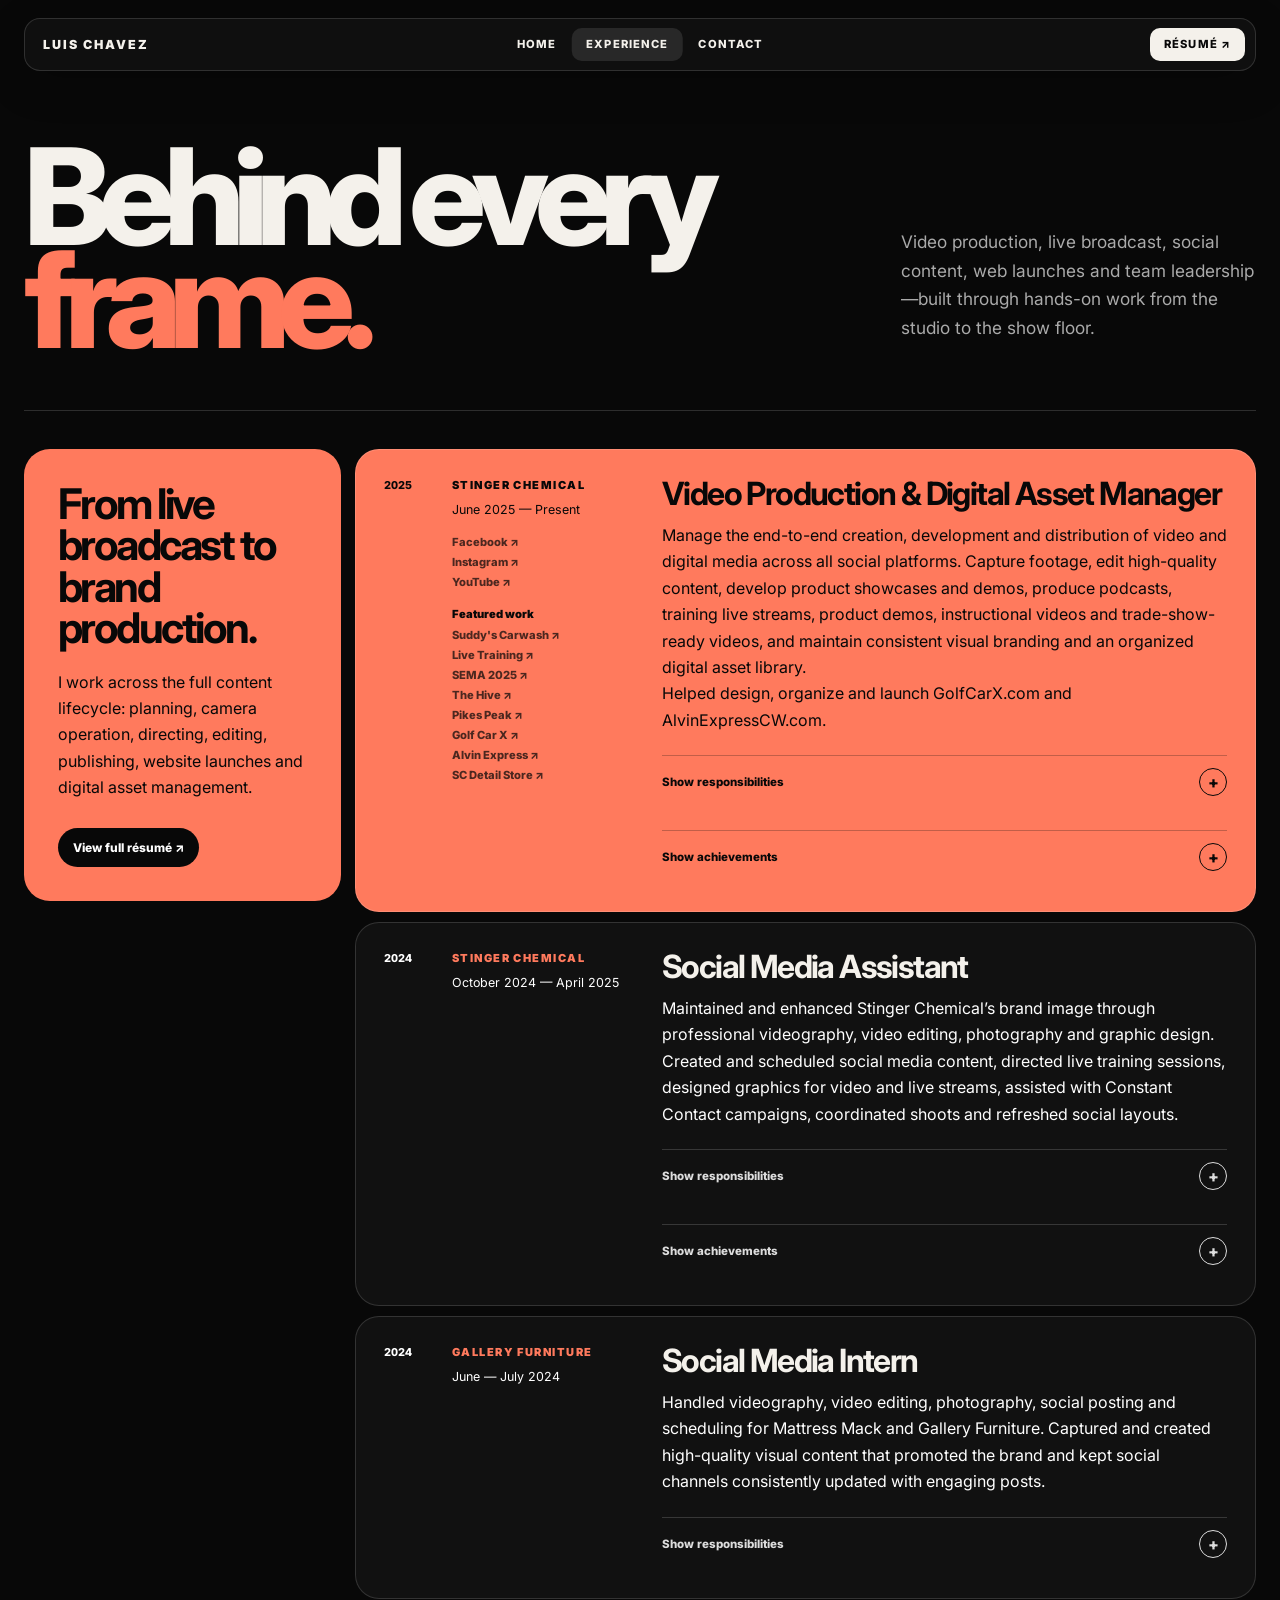
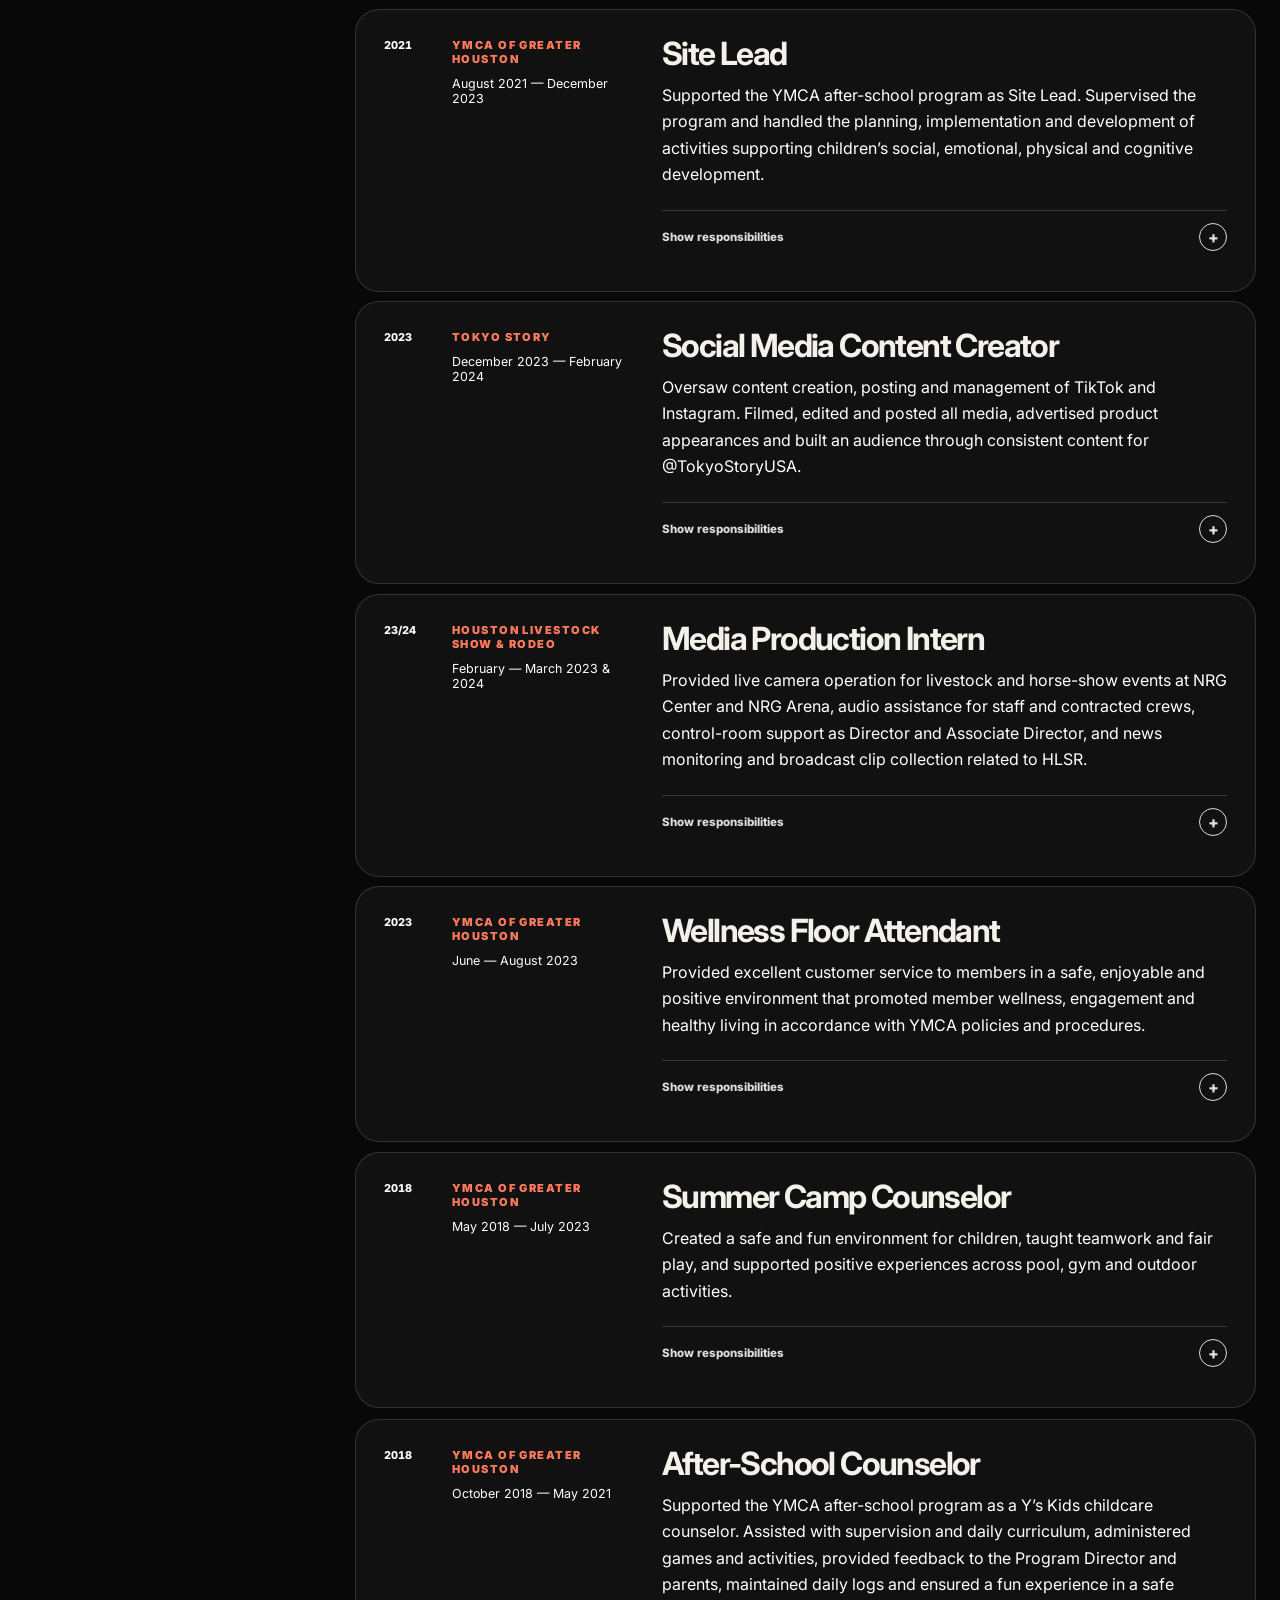
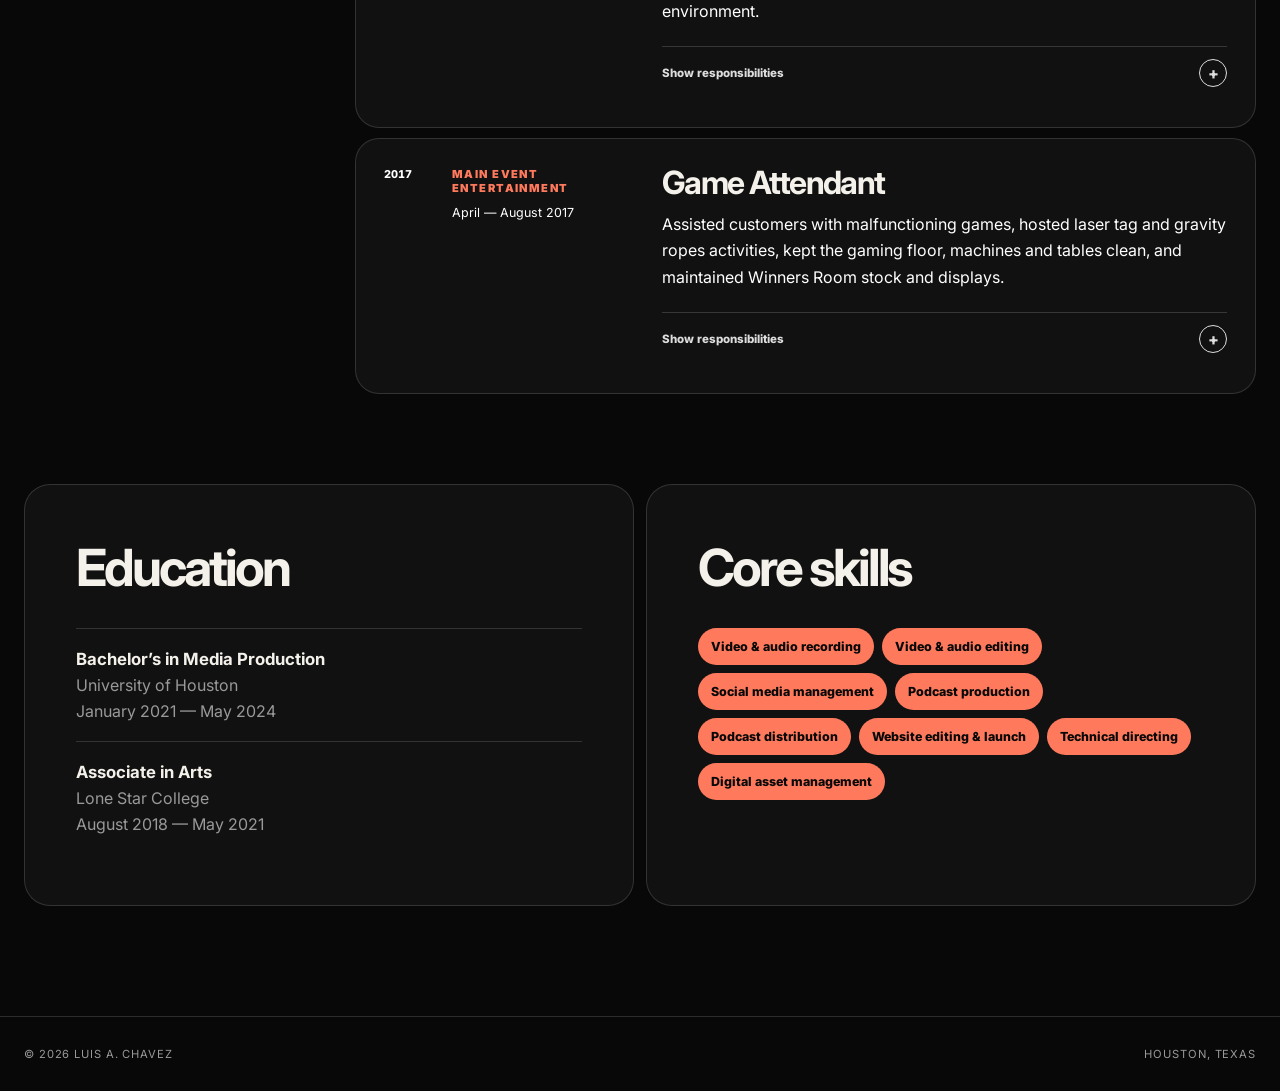
<file: experience.html>
<!doctype html>
<html lang="en">

<head>
  <!-- ============================================
       META / SEO
       ============================================ -->
  <meta charset="utf-8">
  <meta name="viewport" content="width=device-width,initial-scale=1">
  <meta name="description" content="Professional experience of Houston media production specialist Luis Chavez.">
  <title>Experience — Luis Chavez</title>

  <!-- ============================================
       FONTS (Google Fonts: Inter)
       ============================================ -->
  <link rel="preconnect" href="https://fonts.googleapis.com">
  <link rel="preconnect" href="https://fonts.gstatic.com" crossorigin>
  <link href="https://fonts.googleapis.com/css2?family=Inter:wght@400;600;800;900&display=swap" rel="stylesheet">

  <!-- ============================================
       STYLESHEET
       ============================================ -->
  <link rel="stylesheet" href="styles.css">
</head>

<body>

  <!-- ============================================
       SITE HEADER / NAVIGATION
       ============================================ -->
  <header class="site-header">
    <nav class="nav-shell" aria-label="Primary navigation">

      <!-- Brand / logo -->
      <a class="brand" href="index.html">Luis Chavez</a>

      <!-- Center nav links -->
      <div class="nav-links nav-center">
        <a class="nav-link" href="index.html">Home</a>
        <a class="nav-link active" href="experience.html">Experience</a>
        <button class="contact-trigger" type="button">Contact</button>
      </div>

      <!-- Résumé button -->
      <a class="resume-link" href="assets/Luis-Chavez-Resume.pdf" target="_blank">Résumé ↗</a>

    </nav>
  </header>


  <main class="experience-page">

    <!-- ============================================
         EXPERIENCE HERO
         ============================================ -->
    <section class="experience-hero">
      <h1>Behind every<br><em>frame.</em></h1>
      <p>
        Video production, live broadcast, social content, web launches and team leadership—built
        through hands-on work from the studio to the show floor.
      </p>
    </section>


    <!-- ============================================
         CAREER LAYOUT: summary (left) + job list (right)
         ============================================ -->
    <section class="career-layout">

      <!-- Career summary sidebar -->
      <aside class="career-summary">
        <h2>From live broadcast to brand production.</h2>
        <p>
          I work across the full content lifecycle: planning, camera operation, directing, editing,
          publishing, website launches and digital asset management.
        </p>
        <a href="assets/Luis-Chavez-Resume.pdf" target="_blank">View full résumé ↗</a>
      </aside>

      <!-- Job list -->
      <div class="experience-list" aria-label="Professional experience">

        <!-- ------------------------------------------
             JOB: Stinger Chemical — Video Production & Digital Asset Manager (featured)
             ------------------------------------------ -->
        <article class="role featured-role">
          <span class="role-number">2025</span>

          <!-- Left column: company, dates, links -->
          <div class="role-meta">
            <span class="role-company">Stinger Chemical</span>
            <span class="role-date">June 2025 — Present</span>

            <!-- Company social links -->
            <div class="company-links">
              <a href="https://www.facebook.com/StingerChemicals/" target="_blank" rel="noopener">Facebook ↗</a>
              <a href="https://www.instagram.com/stingerchemicals" target="_blank" rel="noopener">Instagram ↗</a>
              <a href="https://www.youtube.com/@stingerchemical" target="_blank" rel="noopener">YouTube ↗</a>
            </div>

            <!-- Featured work links -->
            <div class="role-work-links">
              <span>Featured work</span>
              <a href="https://suddyscarwash.com/" target="_blank" rel="noopener">Suddy's Carwash ↗</a>
              <a href="https://www.youtube.com/@stingerchemical/streams" target="_blank" rel="noopener">Live Training ↗</a>
              <a href="https://www.youtube.com/live/Hy9Nc084BDc?si=Mvj7WKtp6MxL7tVA" target="_blank" rel="noopener">SEMA 2025 ↗</a>
              <a href="https://youtube.com/playlist?list=PLmn5A3rLXNUBpi6mNTQ6FqtA9tXo6eHY5&amp;si=DA62KOtz_3HTT7ke" target="_blank" rel="noopener">The Hive ↗</a>
              <a href="https://youtu.be/uBp9tTCdJpw?si=ZR0ub0nMTmma9aj3" target="_blank" rel="noopener">Pikes Peak ↗</a>
              <a href="https://www.golfcarx.com/" target="_blank" rel="noopener">Golf Car X ↗</a>
              <a href="https://alvinexpresscw.com/" target="_blank" rel="noopener">Alvin Express ↗</a>
              <a href="https://www.instagram.com/scdetailstore" target="_blank" rel="noopener">SC Detail Store ↗</a>
            </div>
          </div>

          <!-- Right column: title, description, highlights -->
          <div class="role-content">
            <h2>Video Production &amp; Digital Asset Manager</h2>

            <p>
              Manage the end-to-end creation, development and distribution of video and digital media
              across all social platforms. Capture footage, edit high-quality content, develop product
              showcases and demos, produce podcasts, training live streams, product demos,
              instructional videos and trade-show-ready videos, and maintain consistent visual
              branding and an organized digital asset library.
            </p>

            <p>Helped design, organize and launch GolfCarX.com and AlvinExpressCW.com.</p>

            <!-- Responsibilities -->
            <ul class="role-highlights" data-label="responsibilities">
              <li>Supportive Script Editor</li>
              <li>Content Manager/Creator</li>
              <li>Digital Asset Manager</li>
              <li>Media Training as Needed</li>
            </ul>

            <!-- Achievements -->
            <ul class="role-highlights" data-label="achievements">
              <li>Organized All Video Assets</li>
              <li>Maintained Audience Retention and Growth</li>
              <li>SEMA 2025</li>
              <li>Edited and Released the Pikes Peak Documentary</li>
              <li>Launched the Golf Car X Website</li>
              <li>Launched the <a href="https://www.instagram.com/scdetailstore" target="_blank" rel="noopener">SC Detail Store Instagram page ↗</a></li>
              <li>Built a Fully Featured Podcast Studio</li>
              <li>Gained Monetization on Instagram</li>
            </ul>
          </div>
        </article>


        <!-- ------------------------------------------
             JOB: Stinger Chemical — Social Media Assistant
             ------------------------------------------ -->
        <article class="role">
          <span class="role-number">2024</span>

          <div class="role-meta">
            <span class="role-company">Stinger Chemical</span>
            <span class="role-date">October 2024 — April 2025</span>
          </div>

          <div class="role-content">
            <h2>Social Media Assistant</h2>

            <p>
              Maintained and enhanced Stinger Chemical’s brand image through professional videography,
              video editing, photography and graphic design. Created and scheduled social media
              content, directed live training sessions, designed graphics for video and live streams,
              assisted with Constant Contact campaigns, coordinated shoots and refreshed social
              layouts.
            </p>

            <ul class="role-highlights" data-label="responsibilities">
              <li>Technical Director</li>
              <li>Script Writer</li>
              <li>Content Manager/Creator</li>
            </ul>

            <ul class="role-highlights" data-label="achievements">
              <li>SEMA 2024</li>
              <li>Launched The Hive podcast</li>
              <li>Launched Live Training</li>
              <li>Established a uniform social footprint</li>
              <li>Consolidated social platforms</li>
            </ul>
          </div>
        </article>


        <!-- ------------------------------------------
             JOB: Gallery Furniture — Social Media Intern
             ------------------------------------------ -->
        <article class="role">
          <span class="role-number">2024</span>

          <div class="role-meta">
            <span class="role-company">Gallery Furniture</span>
            <span class="role-date">June — July 2024</span>
          </div>

          <div class="role-content">
            <h2>Social Media Intern</h2>

            <p>
              Handled videography, video editing, photography, social posting and scheduling for
              Mattress Mack and Gallery Furniture. Captured and created high-quality visual content
              that promoted the brand and kept social channels consistently updated with engaging
              posts.
            </p>

            <ul class="role-highlights">
              <li>Videography</li>
              <li>Video Editing</li>
              <li>Photography</li>
              <li>Social Posting</li>
              <li>Content Scheduling</li>
            </ul>
          </div>
        </article>


        <!-- ------------------------------------------
             JOB: YMCA of Greater Houston — Site Lead
             ------------------------------------------ -->
        <article class="role">
          <span class="role-number">2021</span>

          <div class="role-meta">
            <span class="role-company">YMCA of Greater Houston</span>
            <span class="role-date">August 2021 — December 2023</span>
          </div>

          <div class="role-content">
            <h2>Site Lead</h2>

            <p>
              Supported the YMCA after-school program as Site Lead. Supervised the program and handled
              the planning, implementation and development of activities supporting children’s social,
              emotional, physical and cognitive development.
            </p>

            <ul class="role-highlights">
              <li>Program Supervision</li>
              <li>Activity Planning</li>
              <li>Program Implementation</li>
              <li>Child Development Support</li>
            </ul>
          </div>
        </article>


        <!-- ------------------------------------------
             JOB: Tokyo Story — Social Media Content Creator
             ------------------------------------------ -->
        <article class="role">
          <span class="role-number">2023</span>

          <div class="role-meta">
            <span class="role-company">Tokyo Story</span>
            <span class="role-date">December 2023 — February 2024</span>
          </div>

          <div class="role-content">
            <h2>Social Media Content Creator</h2>

            <p>
              Oversaw content creation, posting and management of TikTok and Instagram. Filmed, edited
              and posted all media, advertised product appearances and built an audience through
              consistent content for @TokyoStoryUSA.
            </p>

            <ul class="role-highlights">
              <li>Content Creation</li>
              <li>Filming &amp; Editing</li>
              <li>TikTok Management</li>
              <li>Instagram Management</li>
              <li>Product Promotion</li>
            </ul>
          </div>
        </article>


        <!-- ------------------------------------------
             JOB: Houston Livestock Show & Rodeo — Media Production Intern
             ------------------------------------------ -->
        <article class="role">
          <span class="role-number">23/24</span>

          <div class="role-meta">
            <span class="role-company">Houston Livestock Show &amp; Rodeo</span>
            <span class="role-date">February — March 2023 &amp; 2024</span>
          </div>

          <div class="role-content">
            <h2>Media Production Intern</h2>

            <p>
              Provided live camera operation for livestock and horse-show events at NRG Center and NRG
              Arena, audio assistance for staff and contracted crews, control-room support as Director
              and Associate Director, and news monitoring and broadcast clip collection related to
              HLSR.
            </p>

            <ul class="role-highlights">
              <li>Live Camera Operation</li>
              <li>Audio Assistance</li>
              <li>Director</li>
              <li>Associate Director</li>
              <li>News Monitoring</li>
              <li>Broadcast Clip Collection</li>
            </ul>
          </div>
        </article>


        <!-- ------------------------------------------
             JOB: YMCA of Greater Houston — Wellness Floor Attendant
             ------------------------------------------ -->
        <article class="role">
          <span class="role-number">2023</span>

          <div class="role-meta">
            <span class="role-company">YMCA of Greater Houston</span>
            <span class="role-date">June — August 2023</span>
          </div>

          <div class="role-content">
            <h2>Wellness Floor Attendant</h2>

            <p>
              Provided excellent customer service to members in a safe, enjoyable and positive
              environment that promoted member wellness, engagement and healthy living in accordance
              with YMCA policies and procedures.
            </p>

            <ul class="role-highlights">
              <li>Customer Service</li>
              <li>Member Wellness</li>
              <li>Member Engagement</li>
              <li>Safe Environment</li>
            </ul>
          </div>
        </article>


        <!-- ------------------------------------------
             JOB: YMCA of Greater Houston — Summer Camp Counselor
             ------------------------------------------ -->
        <article class="role">
          <span class="role-number">2018</span>

          <div class="role-meta">
            <span class="role-company">YMCA of Greater Houston</span>
            <span class="role-date">May 2018 — July 2023</span>
          </div>

          <div class="role-content">
            <h2>Summer Camp Counselor</h2>

            <p>
              Created a safe and fun environment for children, taught teamwork and fair play, and
              supported positive experiences across pool, gym and outdoor activities.
            </p>

            <ul class="role-highlights">
              <li>Safe Camp Environment</li>
              <li>Teamwork Skills</li>
              <li>Fair Play</li>
              <li>Pool, Gym &amp; Outdoor Activities</li>
            </ul>
          </div>
        </article>


        <!-- ------------------------------------------
             JOB: YMCA of Greater Houston — After-School Counselor
             ------------------------------------------ -->
        <article class="role">
          <span class="role-number">2018</span>

          <div class="role-meta">
            <span class="role-company">YMCA of Greater Houston</span>
            <span class="role-date">October 2018 — May 2021</span>
          </div>

          <div class="role-content">
            <h2>After-School Counselor</h2>

            <p>
              Supported the YMCA after-school program as a Y’s Kids childcare counselor. Assisted with
              supervision and daily curriculum, administered games and activities, provided feedback
              to the Program Director and parents, maintained daily logs and ensured a fun experience
              in a safe environment.
            </p>

            <ul class="role-highlights">
              <li>Participant Supervision</li>
              <li>Games &amp; Activities</li>
              <li>Daily Curriculum</li>
              <li>Parent Feedback</li>
              <li>Daily Logs</li>
            </ul>
          </div>
        </article>


        <!-- ------------------------------------------
             JOB: Main Event Entertainment — Game Attendant
             ------------------------------------------ -->
        <article class="role">
          <span class="role-number">2017</span>

          <div class="role-meta">
            <span class="role-company">Main Event Entertainment</span>
            <span class="role-date">April — August 2017</span>
          </div>

          <div class="role-content">
            <h2>Game Attendant</h2>

            <p>
              Assisted customers with malfunctioning games, hosted laser tag and gravity ropes
              activities, kept the gaming floor, machines and tables clean, and maintained Winners
              Room stock and displays.
            </p>

            <ul class="role-highlights">
              <li>Game Assistance</li>
              <li>Laser Tag Host</li>
              <li>Gravity Ropes Host</li>
              <li>Floor Maintenance</li>
              <li>Winners Room Stock</li>
            </ul>
          </div>
        </article>

      </div><!-- /.experience-list -->
    </section>


    <!-- ============================================
         EDUCATION + CORE SKILLS
         ============================================ -->
    <section class="resume-details">

      <!-- Education -->
      <div class="education-panel">
        <h2>Education</h2>

        <div class="education-item">
          <strong>Bachelor’s in Media Production</strong>
          <span>University of Houston</span>
          <span>January 2021 — May 2024</span>
        </div>

        <div class="education-item">
          <strong>Associate in Arts</strong>
          <span>Lone Star College</span>
          <span>August 2018 — May 2021</span>
        </div>
      </div>

      <!-- Core skills -->
      <div class="capabilities-panel">
        <h2>Core skills</h2>

        <div class="capability-list">
          <span>Video &amp; audio recording</span>
          <span>Video &amp; audio editing</span>
          <span>Social media management</span>
          <span>Podcast production</span>
          <span>Podcast distribution</span>
          <span>Website editing &amp; launch</span>
          <span>Technical directing</span>
          <span>Digital asset management</span>
        </div>
      </div>

    </section>

  </main>


  <!-- ============================================
       SITE FOOTER
       ============================================ -->
  <footer class="site-footer">
    <span>© 2026 Luis A. Chavez</span>
    <span>Houston, Texas</span>
  </footer>


  <!-- ============================================
       CONTACT MODAL (opened by "Contact" buttons)
       ============================================ -->
  <div class="contact-modal" role="dialog" aria-modal="true" aria-labelledby="contact-title" aria-hidden="true">
    <div class="modal-card">
      <button class="modal-close" type="button" aria-label="Close contact dialog">×</button>

      <h2 id="contact-title">Get in touch.</h2>
      <p>Open to full-time opportunities, production collaborations and conversations about compelling visual work.</p>

      <div class="contact-actions">
        <a href="mailto:luischaveza05@gmail.com">Email Luis</a>
        <a href="tel:+17138268886">Call Luis</a>
        <a href="https://www.linkedin.com/in/luis-chavez-1a1b941b1/" target="_blank" rel="noopener">LinkedIn ↗</a>
        <a href="https://www.youtube.com/@lac2517" target="_blank" rel="noopener">YouTube ↗</a>
      </div>
    </div>
  </div>


  <!-- ============================================
       JAVASCRIPT
       ============================================ -->
  <script src="site.js"></script>

</body>
</html>
</file>
<file: styles.css>
/* ==========================================================================
   LUIS CHAVEZ — PORTFOLIO STYLESHEET
   --------------------------------------------------------------------------
   TABLE OF CONTENTS
   01. Variables & Reset
   02. Base Elements
   03. Header / Navigation
   04. Page Container
   05. Hero
   06. Section Headings
   07. Project Grid (Bento)
   08. About Section
   09. Experience Page
   10. Contact Modal
   11. Footer
   12. Responsive: Tablet (max 820px)
   13. Responsive: Mobile (max 520px)
   ========================================================================== */


/* ==========================================================================
   01. VARIABLES & RESET
   ========================================================================== */

:root {
  --ink: #080808;                    /* page background */
  --surface: #111;                   /* card background */
  --paper: #f4f1eb;                  /* main text color */
  --pink: #ff5d73;                   /* accent color */
  --muted: #999;                     /* secondary text */
  --line: rgba(255, 255, 255, .15);  /* borders / dividers */
  --radius: 28px;                    /* card corner radius */
}

* {
  box-sizing: border-box;
}


/* ==========================================================================
   02. BASE ELEMENTS
   ========================================================================== */

html {
  scroll-behavior: smooth;
}

body {
  margin: 0;
  background: var(--ink);
  color: var(--paper);
  font-family: Inter, "Helvetica Neue", Arial, sans-serif;
  font-synthesis: none;
}

/* Locks page scroll while a modal is open */
body.modal-open {
  overflow: hidden;
}

a {
  color: inherit;
}

button,
a {
  touch-action: manipulation;
}


/* ==========================================================================
   03. HEADER / NAVIGATION
   ========================================================================== */

/* Fixed bar pinned to the top of the page */
.site-header {
  position: fixed;
  top: 0;
  left: 0;
  right: 0;
  z-index: 50;
  padding: 18px 24px;
}

/* Floating glass-effect nav pill */
.nav-shell {
  max-width: 1440px;
  margin: auto;
  display: flex;
  align-items: center;
  justify-content: space-between;
  gap: 24px;
  padding: 9px 10px 9px 18px;
  background: rgba(18, 18, 18, .72);
  border: 1px solid rgba(255, 255, 255, .14);
  border-radius: 16px;
  box-shadow: 0 12px 40px rgba(0, 0, 0, .22);
  backdrop-filter: blur(22px) saturate(150%);
}

/* Name / logo on the left */
.brand {
  text-decoration: none;
  font-size: .78rem;
  font-weight: 900;
  letter-spacing: .16em;
  text-transform: uppercase;
}

/* Pink dot before the name */
.brand:before {
  content: "●";
  margin-right: 9px;
  color: var(--pink);
}

/* Center link group */
.nav-links {
  display: flex;
  align-items: center;
  gap: 2px;
}

/* Shared style for nav links, Contact button, and Résumé button */
.nav-link,
.contact-trigger,
.resume-link {
  border: 0;
  background: transparent;
  color: var(--paper);
  padding: 11px 14px;
  border-radius: 10px;
  text-decoration: none;
  font: 800 .7rem/1 Inter, sans-serif;
  letter-spacing: .1em;
  text-transform: uppercase;
  cursor: pointer;
  transition: background .2s, color .2s;
}

/* Hover + current page highlight */
.nav-link:hover,
.contact-trigger:hover,
.nav-link.active {
  background: rgba(255, 255, 255, .1);
}

/* Résumé button (light pill) */
.resume-link {
  background: var(--paper);
  color: var(--ink);
}

.resume-link:hover {
  background: var(--pink);
}


/* ==========================================================================
   04. PAGE CONTAINER
   ========================================================================== */

main {
  max-width: 1440px;
  margin: auto;
  padding: 0 24px 100px;
}


/* ==========================================================================
   05. HERO (home page top section)
   ========================================================================== */

.hero {
  min-height: 92vh;
  display: grid;
  grid-template-columns: 1.45fr .55fr;
  gap: 50px;
  align-items: end;
  padding: 150px 0 80px;
  border-bottom: 1px solid var(--line);
}

/* Small uppercase label (shared; used in cards/modals) */
.eyebrow {
  margin: 0 0 22px;
  font-size: .7rem;
  font-weight: 800;
  letter-spacing: .16em;
  text-transform: uppercase;
  color: var(--muted);
}

/* Green "available" dot */
.status-dot {
  display: inline-block;
  width: 7px;
  height: 7px;
  margin-right: 9px;
  border-radius: 50%;
  background: #71e693;
  box-shadow: 0 0 0 5px rgba(113, 230, 147, .12);
}

/* Giant headline */
h1 {
  margin: 0;
  font-size: clamp(5rem, 10.5vw, 10.5rem);
  font-weight: 800;
  line-height: .77;
  letter-spacing: -.09em;
}

/* Pink emphasized word in headline */
h1 em {
  color: var(--pink);
  font-style: normal;
}

/* Right-hand column (kicker, copy, buttons) */
.hero-side {
  padding-bottom: 12px;
}

.hero-kicker {
  margin: 0 0 12px;
  font-size: .72rem;
  font-weight: 900;
  letter-spacing: .13em;
  text-transform: uppercase;
  color: var(--pink);
}

.hero-copy {
  max-width: 440px;
  margin: 0;
  font-size: clamp(1.05rem, 1.5vw, 1.3rem);
  line-height: 1.55;
  color: #c8c8c8;
  letter-spacing: -.02em;
}

/* Button row under hero text */
.hero-actions {
  display: flex;
  flex-wrap: wrap;
  gap: 9px;
  margin-top: 30px;
}

/* Both hero buttons share the outlined pill look */
.hero-actions a,
.hero-contact {
  padding: 13px 15px;
  border: 1px solid var(--line);
  border-radius: 999px;
  background: transparent;
  color: var(--paper);
  font: 700 .75rem Inter;
  text-decoration: none;
  text-transform: none;
  letter-spacing: 0;
}

/* "See my work" is the filled (light) button */
.hero-actions a {
  background: var(--paper);
  color: var(--ink);
}

.hero-actions span {
  margin-left: 20px;
}


/* ==========================================================================
   06. SECTION HEADINGS
   ========================================================================== */

.section-head {
  display: flex;
  justify-content: space-between;
  align-items: end;
  gap: 24px;
  padding: 110px 0 28px;
}

.section-head h2 {
  margin: 4px 0 0;
  font-size: clamp(2.6rem, 5vw, 5.2rem);
  letter-spacing: -.065em;
}

.section-head p {
  max-width: 420px;
  margin: 0;
  color: var(--muted);
  line-height: 1.55;
}

.section-number {
  font: 700 .65rem Inter;
  letter-spacing: .14em;
  text-transform: uppercase;
  color: var(--pink);
}


/* ==========================================================================
   07. PROJECT GRID (BENTO)
   ========================================================================== */

/* 4-column grid: 3 flexible rows + 1 short row for the "Full experience" card */
.bento {
  display: grid;
  grid-template-columns: repeat(4, 1fr);
  grid-template-rows: repeat(3, minmax(200px, 1fr)) 150px;
  gap: 12px;
  min-height: 990px;
}

/* Single project card */
.project {
  position: relative;
  overflow: hidden;
  display: flex;
  align-items: flex-end;
  border: 1px solid var(--line);
  border-radius: var(--radius);
  text-decoration: none;
  background: var(--surface);
  isolation: isolate;
  transform: translateZ(0);
}

/* Card background photo */
.project img {
  position: absolute;
  inset: 0;
  width: 100%;
  height: 100%;
  object-fit: cover;
  filter: saturate(.8) contrast(1.04);
  transition: transform .7s cubic-bezier(.16, 1, .3, 1), filter .4s;
}

/* Dark gradient overlay so text is readable */
.project:after {
  content: "";
  position: absolute;
  inset: 0;
  z-index: -1;
  background: linear-gradient(180deg, rgba(0, 0, 0, .03) 20%, rgba(0, 0, 0, .9) 100%);
  transition: background .4s;
}

/* Hover: zoom image + lighten overlay */
.project:hover img {
  transform: scale(1.055);
  filter: saturate(1.05) contrast(1.02);
}

.project:hover:after {
  background: linear-gradient(180deg, rgba(0, 0, 0, 0) 10%, rgba(0, 0, 0, .82) 100%);
}

/* Text block at bottom of card */
.project-info {
  position: relative;
  width: 100%;
  padding: 24px;
  color: white;
}

/* Small category label (e.g. "Documentary · 2025") */
.project-meta {
  display: block;
  margin-bottom: 8px;
  font-size: .62rem;
  font-weight: 800;
  letter-spacing: .15em;
  text-transform: uppercase;
  color: #efb9c1;
}

/* Project name + arrow row */
.project-title {
  display: flex;
  align-items: end;
  justify-content: space-between;
  gap: 10px;
  font-size: clamp(1.2rem, 1.8vw, 1.8rem);
  font-weight: 800;
  letter-spacing: -.045em;
}

/* Circular arrow badge */
.project-title span:last-child {
  display: grid;
  place-items: center;
  width: 38px;
  height: 38px;
  flex: 0 0 38px;
  border: 1px solid rgba(255, 255, 255, .35);
  border-radius: 50%;
  font-size: 1rem;
  transition: transform .25s, background .25s, color .25s;
}

.project:hover .project-title span:last-child {
  transform: rotate(45deg);
  background: var(--paper);
  color: var(--ink);
}

/* --- Card size modifiers --- */
.p1 { grid-column: span 2; }   /* Pikes Peak: 2 columns wide */
.p2 { grid-row: span 2; }      /* SEMA: 2 rows tall */
.p6 { grid-row: span 2; }      /* HLSR: 2 rows tall */
.p7 { grid-column: 1 / -1; }   /* Full experience: full width */
.p8 { grid-column: span 2; }   /* Suddy's: 2 columns wide */

/* --- Pink "Full experience" link card --- */
.type-card {
  background: var(--pink);
  color: var(--ink);
}

/* Decorative concentric circles */
.type-card:before {
  content: "";
  position: absolute;
  width: 260px;
  height: 260px;
  right: -90px;
  top: -100px;
  border: 1px solid rgba(0, 0, 0, .28);
  border-radius: 50%;
  box-shadow:
    0 0 0 35px rgba(0, 0, 0, .05),
    0 0 0 70px rgba(0, 0, 0, .04);
}

/* No dark overlay on the pink card */
.type-card:after {
  display: none;
}

.type-card .project-info,
.type-card .project-meta {
  color: var(--ink);
}

.type-card .project-meta {
  opacity: .58;
}

.type-card .project-title span:last-child {
  border-color: rgba(0, 0, 0, .35);
}

.type-card:hover .project-title span:last-child {
  background: var(--ink);
  color: var(--paper);
}


/* ==========================================================================
   08. ABOUT SECTION
   ========================================================================== */

.about {
  display: grid;
  grid-template-columns: .72fr 1.28fr;
  gap: 12px;
  margin-top: 120px;
}

/* Shared card styling for portrait + text */
.portrait-card,
.about-card {
  position: relative;
  border: 1px solid var(--line);
  border-radius: var(--radius);
  overflow: hidden;
  background: var(--surface);
}

/* --- Portrait card --- */
.portrait-card {
  min-height: 620px;
}

/* Gradient fade at bottom for caption */
.portrait-card:after {
  content: "";
  position: absolute;
  inset: 0;
  background: linear-gradient(180deg, transparent 55%, rgba(0, 0, 0, .75));
}

.portrait-card img {
  width: 100%;
  height: 100%;
  display: block;
  object-fit: cover;
  object-position: center top;
  filter: grayscale(20%);
}

/* Caption on top of the photo */
.portrait-label {
  position: absolute;
  left: 25px;
  bottom: 24px;
  z-index: 2;
  font-size: .68rem;
  font-weight: 800;
  line-height: 1.45;
  letter-spacing: .12em;
  text-transform: uppercase;
}

/* --- About text card --- */
.about-card {
  padding: clamp(32px, 5vw, 72px);
}

.about-card .eyebrow {
  margin-top: 40px;
}

.about-card h2 {
  max-width: 780px;
  margin: 0 0 28px;
  font-size: clamp(2.8rem, 5vw, 5.4rem);
  line-height: .94;
  letter-spacing: -.07em;
}

.about-card > p {
  margin: 0 0 17px;
  max-width: 760px;
  color: #aaa;
  font-size: 1.04rem;
  line-height: 1.7;
}

/* --- Skills grid (2 columns) --- */
.skills {
  display: grid;
  grid-template-columns: repeat(2, 1fr);
  gap: 0;
  margin-top: 42px;
  border-top: 1px solid var(--line);
  border-left: 1px solid var(--line);
}

.skill {
  padding: 21px;
  border-right: 1px solid var(--line);
  border-bottom: 1px solid var(--line);
}

.skill strong {
  display: block;
  margin-bottom: 8px;
  font-size: .68rem;
  letter-spacing: .12em;
  text-transform: uppercase;
  color: var(--pink);
}

.skill span {
  color: #aaa;
  line-height: 1.5;
  font-size: .9rem;
}


/* ==========================================================================
   09. EXPERIENCE PAGE
   ========================================================================== */

/* Top headline area */
.experience-hero {
  min-height: 58vh;
  display: flex;
  flex-direction: column;
  justify-content: end;
  padding: 150px 0 70px;
  border-bottom: 1px solid var(--line);
}

/* Stack of job entries */
.experience-list {
  display: grid;
  gap: 0;
}

/* Single job entry: meta on left, content on right */
.role {
  display: grid;
  grid-template-columns: .55fr 1.45fr;
  gap: 32px;
  padding: 44px 0;
  border-bottom: 1px solid var(--line);
  background: transparent;
}

/* Company name */
.role-company {
  font-size: .69rem;
  font-weight: 900;
  letter-spacing: .13em;
  text-transform: uppercase;
  color: var(--pink);
}

/* Date range */
.role-date {
  display: block;
  margin-top: 10px;
  color: var(--muted);
  font-size: .78rem;
}

/* Job title */
.role h2 {
  margin: 0 0 14px;
  font-size: clamp(1.7rem, 3vw, 3rem);
  letter-spacing: -.05em;
}

/* Job description */
.role p {
  max-width: 800px;
  margin: 0;
  color: #aaa;
  line-height: 1.65;
}


/* ==========================================================================
   10. CONTACT MODAL
   ========================================================================== */

/* Full-screen dark backdrop (hidden until .open) */
.contact-modal {
  position: fixed;
  inset: 0;
  z-index: 100;
  display: none;
  place-items: center;
  padding: 24px;
  background: rgba(0, 0, 0, .72);
  backdrop-filter: blur(14px);
}

.contact-modal.open {
  display: grid;
}

/* Pink popup card */
.modal-card {
  position: relative;
  width: min(720px, 100%);
  padding: clamp(36px, 6vw, 74px);
  border: 1px solid rgba(0, 0, 0, .35);
  border-radius: 32px;
  background: var(--pink);
  color: var(--ink);
  box-shadow: 0 40px 100px rgba(0, 0, 0, .5);
}

/* Round × button */
.modal-close {
  position: absolute;
  top: 20px;
  right: 20px;
  width: 44px;
  height: 44px;
  border: 1px solid rgba(0, 0, 0, .4);
  border-radius: 50%;
  background: transparent;
  font-size: 1.4rem;
  cursor: pointer;
}

.modal-card .eyebrow {
  color: var(--ink);
  opacity: .55;
}

.modal-card h2 {
  margin: 0 0 20px;
  font-size: clamp(3.5rem, 8vw, 7rem);
  line-height: .8;
  letter-spacing: -.08em;
}

.modal-card p {
  max-width: 500px;
  line-height: 1.55;
}

/* Email / Call / LinkedIn / YouTube buttons */
.contact-actions {
  display: flex;
  flex-wrap: wrap;
  gap: 9px;
  margin-top: 32px;
}

.contact-actions a {
  padding: 13px 16px;
  border: 1px solid rgba(0, 0, 0, .45);
  border-radius: 999px;
  background: transparent;
  font-weight: 800;
  text-decoration: none;
}

/* "Email Luis" is the filled button */
.contact-actions a:first-child {
  background: var(--ink);
  color: var(--paper);
}


/* ==========================================================================
   11. FOOTER
   ========================================================================== */

.site-footer {
  max-width: 1440px;
  margin: auto;
  padding: 30px 24px;
  border-top: 1px solid var(--line);
  display: flex;
  justify-content: space-between;
  color: var(--muted);
  font-size: .7rem;
  letter-spacing: .08em;
  text-transform: uppercase;
}


/* ==========================================================================
   12. RESPONSIVE: TABLET (max 820px)
   ========================================================================== */

@media (max-width: 820px) {

  /* Header */
  .site-header {
    padding: 12px;
  }

  .nav-shell {
    padding-left: 14px;
  }

  .brand {
    font-size: .68rem;
  }

  /* Hide Home/Experience links; keep Contact + Résumé */
  .nav-link {
    display: none;
  }

  .nav-links {
    gap: 2px;
  }

  .contact-trigger,
  .resume-link {
    padding: 10px 9px;
    font-size: .62rem;
  }

  /* Page container */
  main {
    padding: 0 14px 70px;
  }

  /* Hero stacks to one column */
  .hero {
    min-height: 90vh;
    grid-template-columns: 1fr;
    gap: 35px;
    padding: 130px 0 55px;
  }

  .hero-side {
    max-width: 620px;
  }

  /* Section heading stacks */
  .section-head {
    align-items: start;
    flex-direction: column;
    padding-top: 80px;
  }

  /* Project grid becomes 2 columns */
  .bento {
    grid-template-columns: repeat(2, 1fr);
    grid-template-rows: none;
    min-height: 0;
  }

  .project,
  .p1,
  .p2,
  .p6,
  .p7 {
    grid-column: auto;
    grid-row: auto;
    min-height: 260px;
  }

  .p1,
  .p7 {
    grid-column: 1 / -1;
  }

  .p8 {
    grid-column: span 2;
  }

  /* About stacks */
  .about {
    grid-template-columns: 1fr;
    margin-top: 80px;
  }

  .portrait-card {
    min-height: 500px;
  }

  /* Experience entries stack */
  .role {
    grid-template-columns: 1fr;
    gap: 18px;
  }

  .site-footer {
    padding: 22px 14px;
  }
}


/* ==========================================================================
   13. RESPONSIVE: MOBILE (max 520px)
   ========================================================================== */

@media (max-width: 520px) {

  h1 {
    font-size: 4.2rem;
  }

  /* Hero buttons stack vertically */
  .hero-actions {
    align-items: flex-start;
    flex-direction: column;
  }

  /* Project grid becomes a single column */
  .bento {
    grid-template-columns: 1fr;
  }

  .project,
  .p1,
  .p7,
  .p8 {
    grid-column: auto;
    min-height: 330px;
  }

  .project-title {
    font-size: 1.45rem;
  }

  /* Skills become one column */
  .skills {
    grid-template-columns: 1fr;
  }

  .portrait-card {
    min-height: 430px;
  }

  /* Footer stacks */
  .site-footer {
    gap: 14px;
    flex-direction: column;
  }
}
</file>
